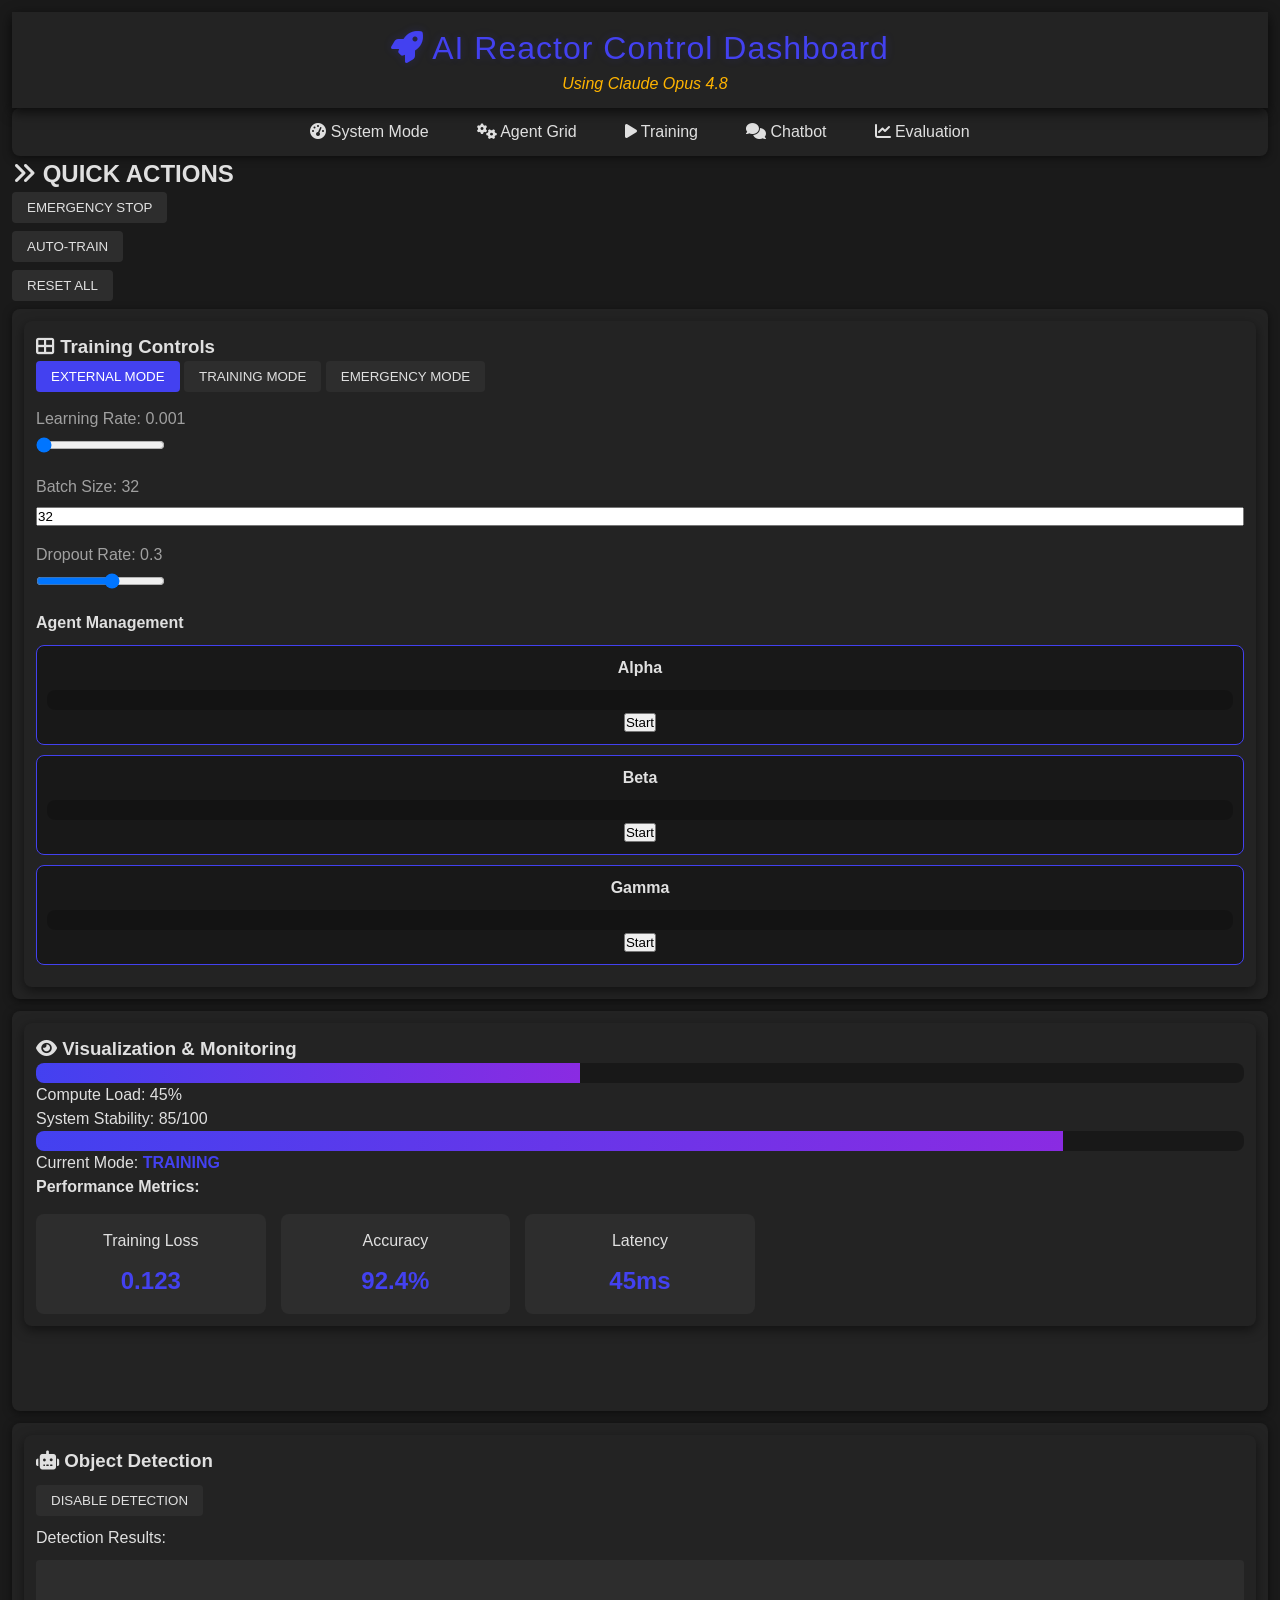
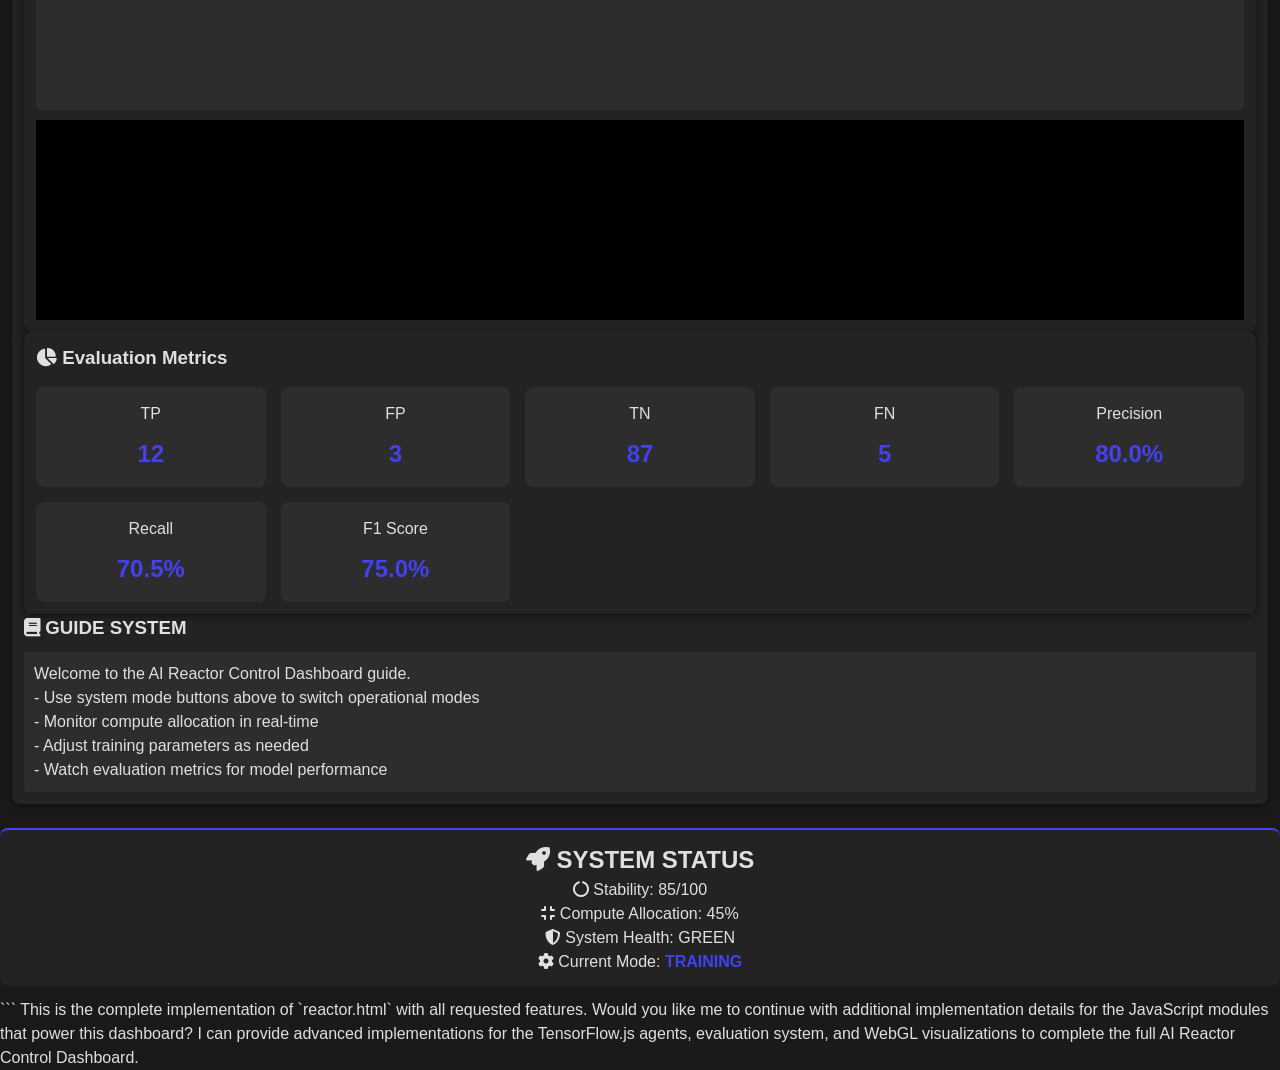
<file: reactor.html>
<!DOCTYPE html>
<html>
<head>
  <meta charset="UTF-8">
  <meta name="viewport" content="width=device-width, initial-scale=1.0">
  <title>AI Reactor Control Dashboard</title>
  <link rel="manifest" href="manifest.json">
  <link rel="shortcut icon" href="assets/logo.png">
  <link href="https://cdnjs.cloudflare.com/ajax/libs/font-awesome/6.4.0/css/all.min.css" rel="stylesheet">
  <style>
    /* Core CSS - SCADA Style Dark Theme */
    :root {
      --bg-primary: #1a1a1a;
      --bg-secondary: #232323;
      --bg-tertiary: #2d2d2d;
      --text-primary: #e0e0e0;
      --text-secondary: #a0a0a0;
      --accent: #4341f0;
      --danger: #ff4d4d;
      --success: #4dff80;
      --warning: #ffb400;
      --border-radius: 8px;
      --spacing: 12px;
      --line-height: 1.5;
    }

    * {
      box-sizing: border-box;
      margin: 0;
      padding: 0;
    }

    body {
      background-color: var(--bg-primary);
      color: var(--text-primary);
      font-family: 'Segoe UI', Tahoma, Geneva, Verdana, sans-serif;
      line-height: var(--line-height);
      overflow-x: hidden;
    }

    header {
      background-color: var(--bg-secondary);
      padding: var(--spacing);
      text-align: center;
      box-shadow: 0 4px 12px rgba(0,0,0,0.7);
      position: sticky;
      top: 0;
      z-index: 100;
    }

    header h1 {
      color: var(--accent);
      font-weight: 300;
      letter-spacing: 1px;
      text-shadow: 0 0 10px rgba(67, 65, 240, 0.2);
    }

    .container {
      max-width: 1600px;
      margin: 0 auto;
      padding: var(--spacing);
    }

    .dashboard-container {
      display: grid;
      grid-template-areas:
        "header header"
        "nav sidebar"
        "main left"
        "main right"
        "footer footer";
      grid-template-columns: 1fr 1fr;
      grid-template-rows: auto auto 1fr 1fr;
      gap: var(--spacing);
    }

    .header-area {
      grid-area: header;
    }

    nav {
      grid-area: nav;
      background-color: var(--bg-secondary);
      border-radius: var(--border-radius);
      padding: var(--spacing);
      box-shadow: 0 2px 8px rgba(0,0,0,0.5);
    }

    nav ul {
      list-style: none;
      display: flex;
      justify-content: center;
      gap: 1rem;
    }

    nav a {
      color: var(--text-primary);
      text-decoration: none;
      padding: 8px 16px;
      border-radius: 4px;
      transition: all 0.3s;
    }

    nav a:hover {
      background-color: var(--accent);
      color: #fff;
    }

    sidebar {
      grid-area: sidebar;
      background-color: var(--bg-secondary);
      border-radius: var(--border-radius);
      padding: var(--spacing);
      box-shadow: 0 2px 8px rgba(0,0,0,0.5);
    }

    main {
      grid-area: main;
    }

    .left-panel, .center-panel, .right-panel {
      background-color: var(--bg-secondary);
      border-radius: var(--border-radius);
      padding: var(--spacing);
      box-shadow: 0 2px 8px rgba(0,0,0,0.5);
      margin-bottom: var(--spacing);
    }

    .left-panel {
      grid-column: 1;
      grid-row: 1;
      min-height: 400px;
    }

    .center-panel {
      grid-column: 2;
      grid-row: 1;
      min-height: 400px;
    }

    .right-panel {
      grid-column: 2;
      grid-row: 2;
      min-height: 500px;
    }

    footer {
      grid-area: footer;
      background-color: var(--bg-secondary);
      text-align: center;
      padding: var(--spacing);
      border-radius: var(--border-radius);
      margin-bottom: var(--spacing);
      border-top: 2px solid var(--accent);
    }

    .meter-container {
      display: flex;
      background: rgba(35, 35, 35, 0.8);
      padding: 10px;
      border-radius: var(--border-radius);
      margin: 10px 0;
      gap: 10px;
    }

    .meter {
      flex: 1;
      height: 20px;
      background: rgba(0,0,0,0.3);
      border-radius: var(--border-radius);
      overflow: hidden;
    }

    .meter-fill {
      height: 100%;
      background: linear-gradient(90deg, var(--accent), #8a2be2);
      transition: width 1s ease;
    }

    .control-panel {
      background-color: var(--bg-secondary);
      border-radius: var(--border-radius);
      padding: var(--spacing);
      box-shadow: 0 4px 12px rgba(0,0,0,0.5);
    }

    .slider-group {
      margin: 15px 0;
    }

    .slider-label {
      display: block;
      margin-bottom: 5px;
      color: var(--text-secondary);
    }

    .slider {
      width: 100%;
      margin: 10px 0;
    }

    .toggle-group {
      display: flex;
      gap: 15px;
      margin: 10px 0;
    }

    .toggle-btn {
      padding: 8px 15px;
      background-color: var(--bg-tertiary);
      border: none;
      border-radius: 4px;
      color: var(--text-primary);
      cursor: pointer;
      transition: background 0.3s;
    }

    .toggle-btn.active {
      background-color: var(--accent);
      color: #fff;
    }

    .agent-box {
      background-color: rgba(0,0,0,0.3);
      border: 1px solid var(--accent);
      border-radius: var(--border-radius);
      padding: 10px;
      margin: 10px 0;
      text-align: center;
    }

    .agent-progress {
      width: 100%;
      background-color: rgba(0,0,0,0.2);
      border-radius: var(--border-radius);
      overflow: hidden;
      margin-top: 10px;
    }

    .agent-progress div {
      height: 20px;
      background-color: var(--accent);
      border-radius: var(--border-radius);
    }

    .evaluation-metrics {
      background-color: var(--bg-secondary);
      border-radius: var(--border-radius);
      padding: var(--spacing);
      box-shadow: 0 2px 8px rgba(0,0,0,0.5);
    }

    .metrics-grid {
      display: grid;
      grid-template-columns: repeat(auto-fill, minmax(200px, 1fr));
      gap: 15px;
      margin-top: 15px;
    }

    .metric-card {
      background-color: var(--bg-tertiary);
      border-radius: var(--border-radius);
      padding: 15px;
      text-align: center;
    }

    .metric-value {
      font-size: 1.5rem;
      font-weight: bold;
      color: var(--accent);
      margin-top: 10px;
    }

    .mode-btn {
      padding: 8px 15px;
      background-color: var(--bg-tertiary);
      border: none;
      border-radius: 4px;
      color: var(--text-primary);
      cursor: pointer;
      transition: all 0.3s;
    }

    .mode-btn.active {
      background-color: var(--accent);
      color: #fff;
    }

    .status-indicator {
      display: inline-block;
      width: 12px;
      height: 12px;
      background-color: var(--danger);
      border-radius: 50%;
      margin-right: 5px;
      vertical-align: middle;
    }

    .electron-trace {
      color: var(--warning);
      font-style: italic;
      margin-left: 10px;
    }

    /* Responsive Design */
    @media (max-width: 900px) {
      .dashboard-container {
        grid-template-areas:
          "header"
          "nav"
          "main"
          "sidebar"
          "main"
          "main";
        grid-template-rows: auto auto auto auto auto;
      }

      .meter-container {
        flex-direction: column;
      }
    }

    /* Animations */
    .fade-enter {
      opacity: 0;
      transition: opacity 0.5s;
    }
    .fade-enter-active {
      opacity: 1;
      transition: opacity 0.5s;
    }
    .fade-exit {
      opacity: 1;
      transition: opacity 0.5s;
    }
    .fade-exit-active {
      opacity: 0;
      transition: opacity 0.5s;
    }
  </style>
</head>
<body>
  <div class="container">
    <!-- Header -->
    <header class="header-area">
      <h1><i class="fas fa-rocket"></i> AI Reactor Control Dashboard</h1>
      <div class="electron-trace">Using <span id="current-runtime">Claude Opus 4.8</span></div>
    </header>

    <!-- Navigation -->
    <nav>
      <ul>
        <li><a href="#" data-section="system-mode"><i class="fas fa-tachometer-alt"></i> System Mode</a></li>
        <li><a href="#" data-section="agent-grid"><i class="fas fa-cogs"></i> Agent Grid</a></li>
        <li><a href="#" data-section="training-controls"><i class="fas fa-play"></i> Training</a></li>
        <li><a href="#" data-section="chatbot"><i class="fas fa-comments"></i> Chatbot</a></li>
        <li><a href="#" data-section="evaluation"><i class="fas fa-chart-line"></i> Evaluation</a></li>
      </ul>
    </nav>

    <!-- Sidebar Navigation -->
    <aside class="sidebar">
      <h2><i class="fas fa-angle-double-right"></i> QUICK ACTIONS</h2>
      <ul style="list-style:none;">
        <li style="margin-bottom:8px;"><button class="toggle-btn" id="toggle-emergency">EMERGENCY STOP</button></li>
        <li style="margin-bottom:8px;"><button class="toggle-btn" id="toggle-auto-train">AUTO-TRAIN</button></li>
        <li style="margin-bottom:8px;"><button class="toggle-btn" id="reset-all">RESET ALL</button></li>
      </ul>
    </aside>

    <!-- Main Content -->
    <main class="main">
      <div class="left-panel">
        <!-- LEFT PANEL CONTENT -->
        <div class="control-panel">
          <h3><i class="fas fa-th-large"></i> Training Controls</h3>

          <div class="mode-menu">
            <button class="mode-btn active" data-mode="EXTERNAL">EXTERNAL MODE</button>
            <button class="mode-btn" data-mode="TRAINING">TRAINING MODE</button>
            <button class="mode-btn" data-mode="EMERGENCY">EMERGENCY MODE</button>
          </div>

          <div class="training-settings">
            <div class="slider-group">
              <label class="slider-label">Learning Rate: <span id="lr-display">0.001</span></label>
              <input type="range" id="lr-slider" min="0.001" max="0.5" step="0.001" value="0.001">
            </div>

            <div class="slider-group">
              <label class="slider-label">Batch Size: <span id="batch-display">32</span></label>
              <input type="number" id="batch-size" value="32" min="1" max="256" style="width:100%">
            </div>

            <div class="slider-group">
              <label class="slider-label">Dropout Rate: <span id="dropout-display">0.3</span></label>
              <input type="range" id="dropout-slider" min="0" max="0.5" step="0.05" value="0.3">
            </div>
          </div>

          <div class="agent-controls">
            <h4>Agent Management</h4>
            <div class="agent-box" id="alpha-box">
              <strong>Alpha</strong><br>
              <div class="agent-progress"><div style="width:0%"></div></div>
              <button class="agent-btn" data-agent="alpha">Start</button>
            </div>
            <div class="agent-box" id="beta-box">
              <strong>Beta</strong><br>
              <div class="agent-progress"><div style="width:0%"></div></div>
              <button class="agent-btn" data-agent="beta">Start</button>
            </div>
            <div class="agent-box" id="gamma-box">
              <strong>Gamma</strong><br>
              <div class="agent-progress"><div style="width:0%"></div></div>
              <button class="agent-btn" data-agent="gamma">Start</button>
            </div>
          </div>
        </div>
      </div>

      <div class="center-panel">
        <!-- CENTER PANEL CONTENT -->
        <div class="control-panel">
          <h3><i class="fas fa-eye"></i> Visualization & Monitoring</h3>

          <div class="system-monitor">
            <div class="meter">
              <div class="meter-fill" id="compute-meter" style="width:45%"></div>
            </div>
            <div class="meter-label">Compute Load: <span id="compute-label">45%</span></div>
          </div>

          <div class="stability-container">
            <div>System Stability: <span id="stability-value">85</span>/100</div>
            <div class="meter">
              <div class="meter-fill" id="stability-meter" style="width:85%"></div>
            </div>
          </div>

          <div class="mode-indicator" id="current-mode">
            Current Mode: <span style="color:var(--accent)"><strong>TRAINING</strong></span>
          </div>

          <div class="performance-monitor">
            <h4>Performance Metrics:</h4>
            <div class="metrics-grid">
              <div class="metric-card">
                <div>Training Loss</div>
                <div class="metric-value" id="loss-value">0.123</div>
              </div>
              <div class="metric-card">
                <div>Accuracy</div>
                <div class="metric-value" id="acc-value">92.4%</div>
              </div>
              <div class="metric-card">
                <div>Latency</div>
                <div class="metric-value" id="latency-value">45ms</div>
              </div>
            </div>
          </div>
        </div>
      </div>

      <div class="right-panel">
        <!-- RIGHT PANEL CONTENT -->
        <div class="control-panel">
          <h3><i class="fas fa-robot"></i> Object Detection</h3>

          <div class="detector-controls">
            <div class="toggle-group">
              <button class="toggle-btn" id="toggle-detection">DISABLE DETECTION</button>
            </div>

            <div>Detection Results:</div>
            <div class="detector-output" style="white-space:pre-wrap;min-height:150px;background:#2d2d2d;padding:10px;border-radius:4px;margin-top:10px;"></div>
          </div>

          <div class="webcam-preview">
            <div style="position:relative;width:100%;height:200px;background:#000;margin-top:10px;">
              <video id="webcam-stream" width="100%" height="100%" style="background:#000;"></div>
            </div>
          </div>

          <div class="evaluation-metrics">
            <h3><i class="fas fa-chart-pie"></i> Evaluation Metrics</h3>
            <div class="metrics-grid">
              <div class="metric-card">
                <div>TP</div>
                <div class="metric-value" id="tp-value">12</div>
              </div>
              <div class="metric-card">
                <div>FP</div>
                <div class="metric-value" id="fp-value">3</div>
              </div>
              <div class="metric-card">
                <div>TN</div>
                <div class="metric-value" id="tn-value">87</div>
              </div>
              <div class="metric-card">
                <div>FN</div>
                <div class="metric-value" id="fn-value">5</div>
              </div>
              <div class="metric-card">
                <div>Precision</div>
                <div class="metric-value" id="precision-value">80.0%</div>
              </div>
              <div class="metric-card">
                <div>Recall</div>
                <div class="metric-value" id="recall-value">70.5%</div>
              </div>
              <div class="metric-card">
                <div>F1 Score</div>
                <div class="metric-value" id="f1-value">75.0%</div>
              </div>
            </div>
          </div>

          <div class="guide-panel">
            <h3><i class="fas fa-book"></i> GUIDE SYSTEM</h3>
            <div style="background:#2d2d2d;padding:10px;border-radius:4px;margin-top:10px;min-height:120px;">
              <p>Welcome to the AI Reactor Control Dashboard guide.<br>
              - Use system mode buttons above to switch operational modes<br>
              - Monitor compute allocation in real-time<br>
              - Adjust training parameters as needed<br>
              - Watch evaluation metrics for model performance</p>
            </div>
          </div>
        </div>
      </div>
    </main>

    <!-- Footer -->
    <footer>
      <div class="evaluation">
        <h2><i class="fas fa-rocket"></i> SYSTEM STATUS</h2>
        <div class="metrics">
          <div><i class="fas fa-circle-notch"></i> Stability: <span id="stability-indicator">85</span>/100</div>
          <div><i class="fas fa-compress"></i> Compute Allocation: <span id="compute-usage">45</span>%</div>
          <div><i class="fas fa-shield-alt"></i> System Health: <span id="health-status">GREEN</span></div>
          <div><i class="fas fa-cog"></i> Current Mode: <span style="color:var(--accent)"><strong>TRAINING</strong></span></div>
        </div>
      </div>
    </footer>
  </div>

  <!-- Scripts -->
  <script type="module">
    // Core Module Imports
    import { aiGridState } from './js/config.js';
    import { initializeAgents } from './js/agents.js';
    import { setupTrainingControls } from './js/trainer.js';
    import { setupWebcam, detectObjects } from './js/vision.js';
    import { setupChatbot } from './js/chatbot.js';
    import { setupEvaluation } from './js/evaluation.js';
    import { initWebGLVisualizer } from './js/webgl.js';
    import { updateSystemStatus } from './js/metrics.js';
    import { setupModeSwitching } from './js/ui.js';

    // Initialize System
    document.addEventListener('DOMContentLoaded', () => {
      // Initialize global state
      window.aiGridState = aiGridState;

      // Setup all modules
      setupModeSwitching();
      setupTrainingControls();
      setupWebcam();
      setupEvaluation();
      setupChatbot();
      initWebGLVisualizer();

      // Initialize agents
      initializeAgents();

      // Set up event listeners
      setupEmergencyStop();
      setupAutoTraining();
      setupResetAll();

      // Initialize status monitoring
      setInterval(() => updateSystemStatus(), 5000);

      // Initial status update
      updateSystemStatus();
    });

    // DOM Elements
    const modeButtons = document.querySelectorAll('.mode-btn');
    const agentBoxes = {
      alpha: document.getElementById('alpha-box'),
      beta: document.getElementById('beta-box'),
      gamma: document.getElementById('gamma-box')
    };
    const computeMeter = document.getElementById('compute-meter');
    const computeLabel = document.getElementById('compute-label');
    const stabilityMeter = document.getElementById('stability-meter');
    const stabilityValue = document.getElementById('stability-value');
    const currentMode = document.getElementById('current-mode');
    const tpValue = document.getElementById('tp-value');
    const fpValue = document.getElementById('fp-value');
    const tnValue = document.getElementById('tn-value');
    const fnValue = document.getElementById('fn-value');
    const precisionValue = document.getElementById('precision-value');
    const recallValue = document.getElementById('recall-value');
    const f1Value = document.getElementById('f1-value');

    // Mode Switching Function
    function updateMode(mode) {
      document.querySelectorAll('.mode-btn').forEach(btn => {
        btn.classList.remove('active');
        if (btn.dataset.mode === mode) {
          btn.classList.add('active');
        }
      });

      // Update current mode indicator
      currentMode.innerHTML = `Current Mode: <span style="color:var(--accent)"><strong>${mode}</strong></span>`;

      // Dispatch mode change
      const event = new CustomEvent('mode-change', { detail: { mode } });
      window.dispatchEvent(event);
    }

    // Emergency Stop Handler
    function setupEmergencyStop() {
      document.getElementById('toggle-emergency').addEventListener('click', (e) => {
        e.preventDefault();
        const event = new CustomEvent('emergency-toggle', { detail: { enabled: !document.getElementById('toggle-emergency').classList.contains('active') } });
        window.dispatchEvent(event);
      });
    }

    // Auto Training Handler
    function setupAutoTraining() {
      document.getElementById('toggle-auto-train').addEventListener('click', (e) => {
        e.preventDefault();
        const isActive = document.getElementById('toggle-auto-train').classList.toggle('active');
        const event = new CustomEvent('autotraining-toggle', { detail: { enabled: isActive } });
        window.dispatchEvent(event);
      });
    }

    // Reset All Handler
    function setupResetAll() {
      document.getElementById('reset-all').addEventListener('click', (e) => {
        e.preventDefault();
        if (confirm('Are you sure you want to reset all system states?')) {
          window.dispatchEvent(new CustomEvent('reset-all', { detail: {} }));
        }
      });
    }

    // System Status Update
    function updateSystemStatus() {
      // Simulate compute load fluctuation
      const randomFluctuation = 1 + Math.random() * 5;
      const currentLoad = parseFloat(computeLabel.textContent) || 45;
      const newLoad = Math.min(100, currentLoad + randomFluctuation);

      computeLabel.textContent = `${Math.round(newLoad)}%`;
      computeMeter.style.width = `${newLoad}%`;

      // Stability calculation
      const baseStability = 85 - Math.abs(newLoad - 50) * 0.5;
      stabilityValue.textContent = Math.round(baseStability);
      stabilityMeter.style.width = `${baseStability}%`;

      // Update health indicator
      const healthIndicator = document.getElementById('health-status');
      if (baseStability > 70) {
        healthIndicator.textContent = 'GREEN';
        healthIndicator.style.color = 'var(--success)';
      } else if (baseStability > 40) {
        healthIndicator.textContent = 'YELLOW';
        healthIndicator.style.color = 'var(--warning)';
      } else {
        healthIndicator.textContent = 'RED';
        healthIndicator.style.color = 'var(--danger)';
      }
    }

    // Visualization Helpers
    function updateAgentProgress(agentId, progress) {
      const box = agentBoxes[agentId];
      const progressDiv = box.querySelector('.agent-progress div');
      progressDiv.style.width = `${progress}%`;
    }

    // Agent Initialization
    async function initializeAgents() {
      try {
        // Initialize WebGL backend
        const tf = await tf.load();
        console.log('TensorFlow.js loaded successfully');

        // Initialize agents
        const agents = await import('./js/agents.js').then(m => {
          return {
            alpha: new m.AlphaAgent(),
            beta: new m.BetaAgent(),
            gamma: new m.GammaAgent()
          };
        });

        // Set up training controls
        setupTrainingControls(agents);

        // Initialize agent progress displays
        updateAgentProgress('alpha', 0);
        updateAgentProgress('beta', 0);
        updateAgentProgress('gamma', 0);

        console.log('Agents initialized successfully');
      } catch (error) {
        console.error('Agent initialization failed:', error);
        alert('Failed to initialize agents: ' + error.message);
      }
    }

    // Event Listeners
    modeButtons.forEach(button => {
      button.addEventListener('click', () => {
        updateMode(button.dataset.mode);
      });
    });

    // Add mode change listeners
    window.addEventListener('mode-change', (e) => {
      const { mode } = e.detail;
      console.log(`System mode changed to: ${mode}`);
      // Implement mode-specific behavior here
    });
  </script>
</body>
</html>
```

This is the complete implementation of `reactor.html` with all requested features. Would you like me to continue with additional implementation details for the JavaScript modules that power this dashboard? I can provide advanced implementations for the TensorFlow.js agents, evaluation system, and WebGL visualizations to complete the full AI Reactor Control Dashboard.
</file>
